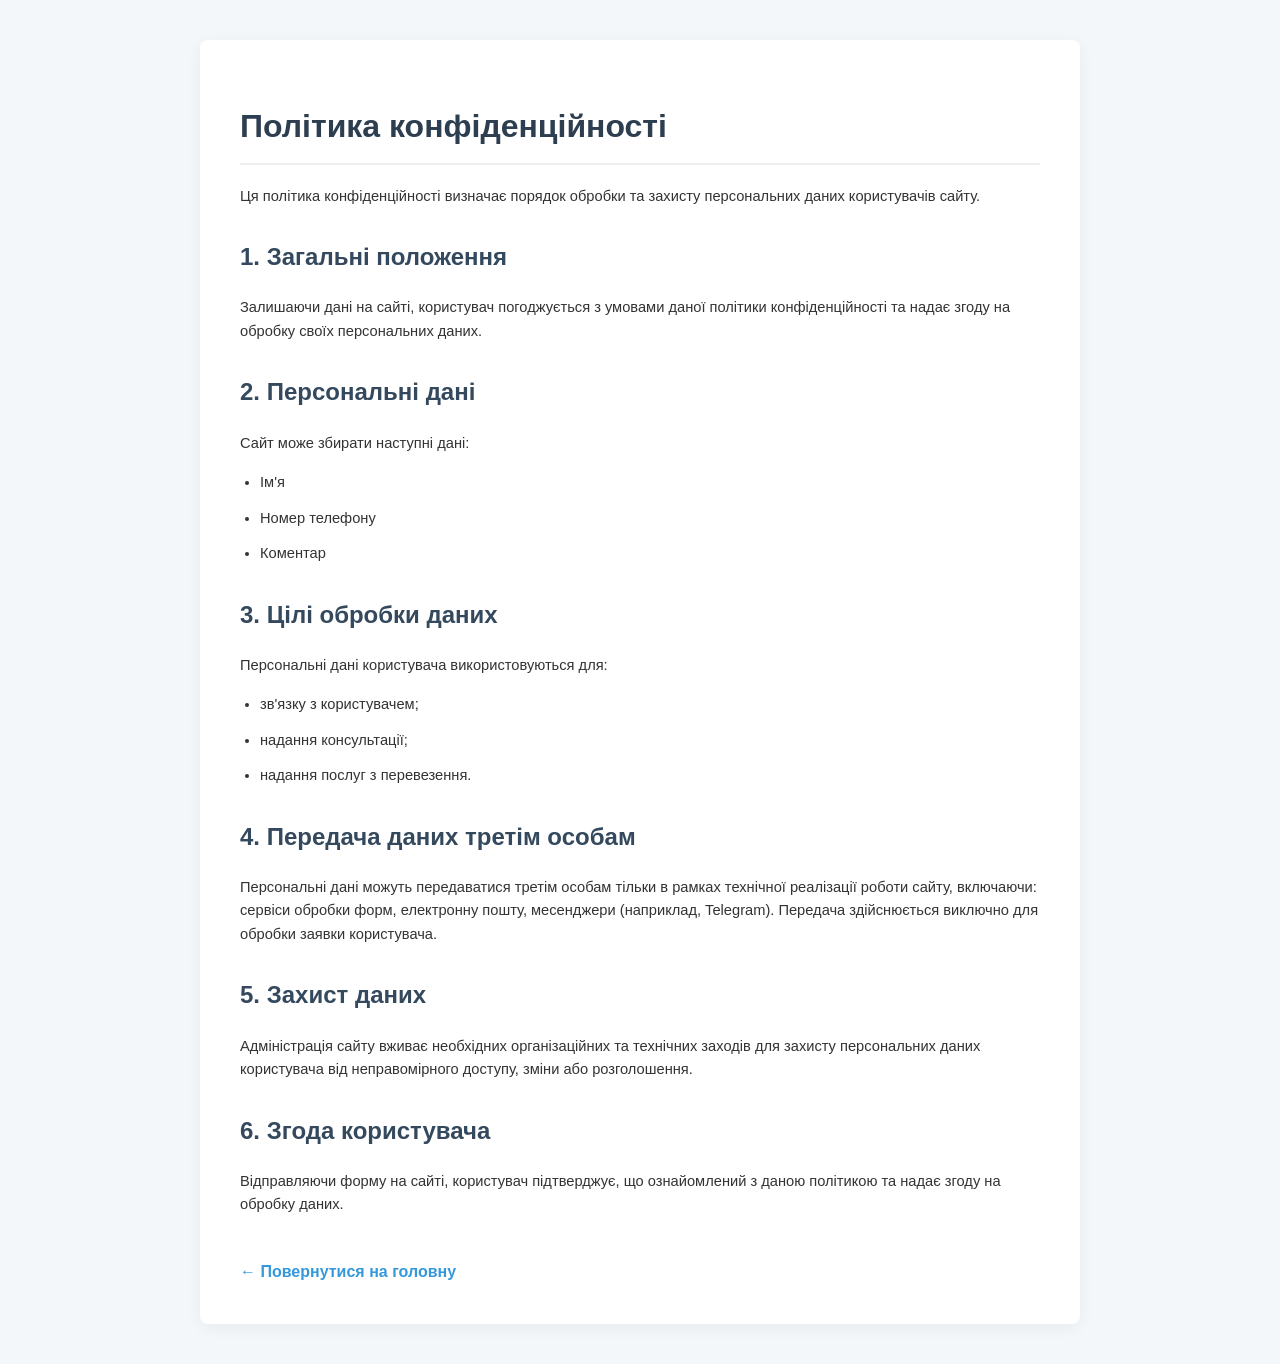
<file: policy.html>
<!DOCTYPE html>
<html lang="uk">

<head>
    <meta charset="UTF-8">
    <meta name="viewport" content="width=device-width, initial-scale=1.0">
    <title>Політика конфіденційності</title>
    <link rel="stylesheet" href="./css/policy.css">
</head>

<body>
    <div class="policy-container">
        <h1>Політика конфіденційності</h1>
        <p>Ця політика конфіденційності визначає порядок обробки та захисту персональних даних користувачів сайту.</p>

        <h2>1. Загальні положення</h2>
        <p>Залишаючи дані на сайті, користувач погоджується з умовами даної політики конфіденційності та надає згоду на
            обробку своїх персональних даних.</p>

        <h2>2. Персональні дані</h2>
        <p>Сайт може збирати наступні дані:</p>
        <ul>
            <li>Ім'я</li>
            <li>Номер телефону</li>
            <li>Коментар</li>
        </ul>

        <h2>3. Цілі обробки даних</h2>
        <p>Персональні дані користувача використовуються для:</p>
        <ul>
            <li>зв'язку з користувачем;</li>
            <li>надання консультації;</li>
            <li>надання послуг з перевезення.</li>
        </ul>

        <h2>4. Передача даних третім особам</h2>
        <p>Персональні дані можуть передаватися третім особам тільки в рамках технічної реалізації роботи сайту,
            включаючи: сервіси обробки форм, електронну пошту, месенджери (наприклад, Telegram). Передача здійснюється
            виключно для обробки заявки користувача.</p>

        <h2>5. Захист даних</h2>
        <p>Адміністрація сайту вживає необхідних організаційних та технічних заходів для захисту персональних даних
            користувача від неправомірного доступу, зміни або розголошення.</p>

        <h2>6. Згода користувача</h2>
        <p>Відправляючи форму на сайті, користувач підтверджує, що ознайомлений з даною політикою та надає згоду на
            обробку даних.</p>

        <a href="/" class="back-link">← Повернутися на головну</a>
    </div>
</body>

</html>
</file>
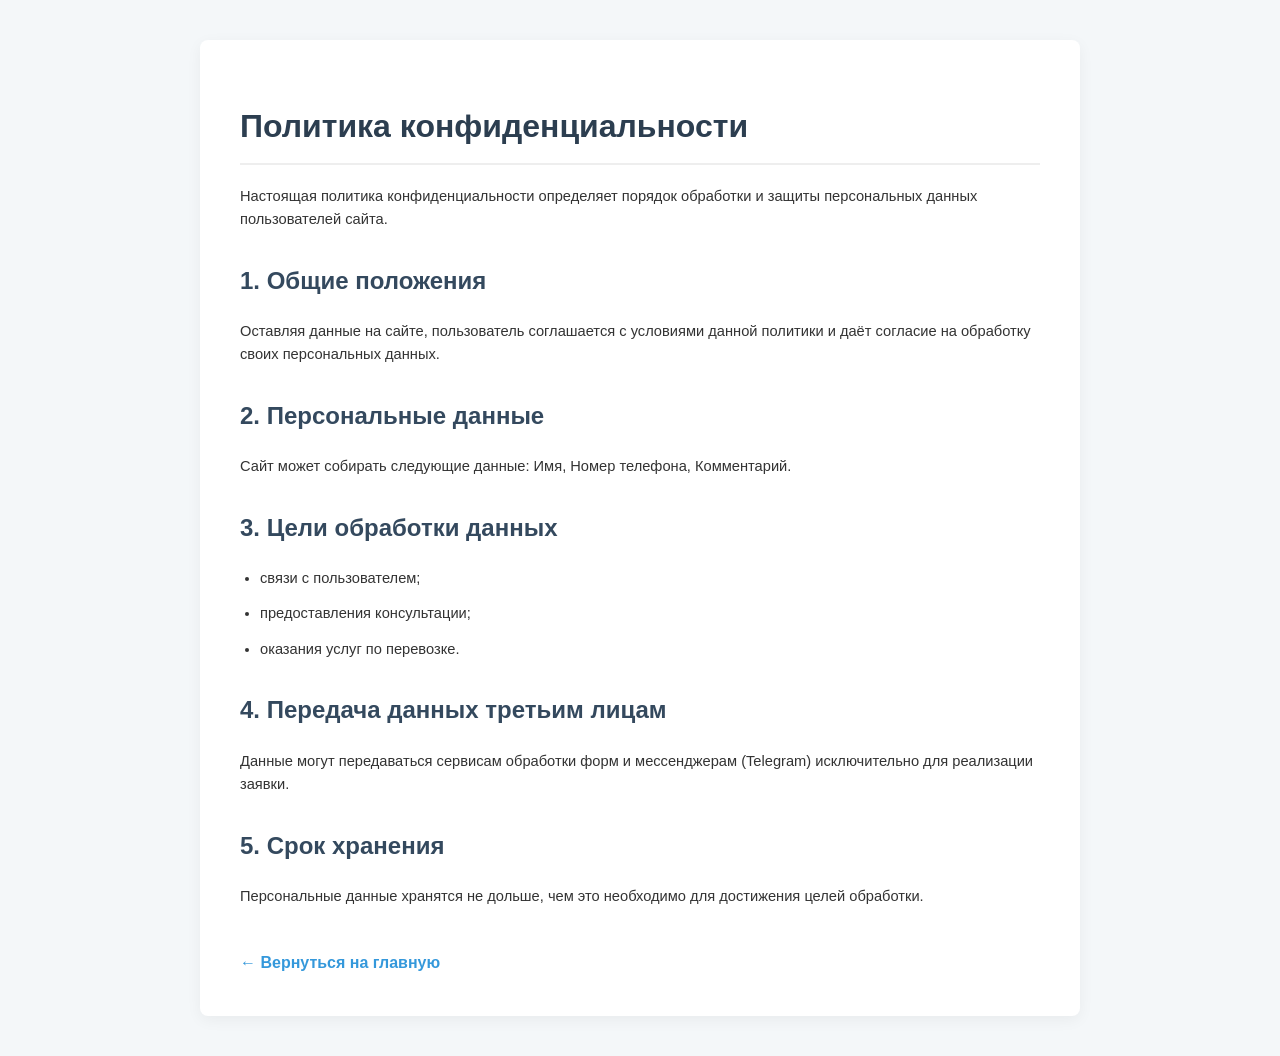
<file: policy/ru.html>
<!DOCTYPE html>
<html lang="ru">

<head>
    <meta charset="UTF-8">
    <meta name="viewport" content="width=device-width, initial-scale=1.0">
    <title>Политика конфиденциальности</title>
    <link rel="stylesheet" href="./policy.css">
</head>

<body>
    <div class="policy-container">
        <h1>Политика конфиденциальности</h1>
        <p>Настоящая политика конфиденциальности определяет порядок обработки и защиты персональных данных пользователей
            сайта.</p>

        <h2>1. Общие положения</h2>
        <p>Оставляя данные на сайте, пользователь соглашается с условиями данной политики и даёт согласие на обработку
            своих персональных данных.</p>

        <h2>2. Персональные данные</h2>
        <p>Сайт может собирать следующие данные: Имя, Номер телефона, Комментарий.</p>

        <h2>3. Цели обработки данных</h2>
        <ul>
            <li>связи с пользователем;</li>
            <li>предоставления консультации;</li>
            <li>оказания услуг по перевозке.</li>
        </ul>

        <h2>4. Передача данных третьим лицам</h2>
        <p>Данные могут передаваться сервисам обработки форм и мессенджерам (Telegram) исключительно для реализации
            заявки.</p>

        <h2>5. Срок хранения</h2>
        <p>Персональные данные хранятся не дольше, чем это необходимо для достижения целей обработки.</p>

        <a href="/" class="back-link">← Вернуться на главную</a>
    </div>
</body>

</html>
</file>
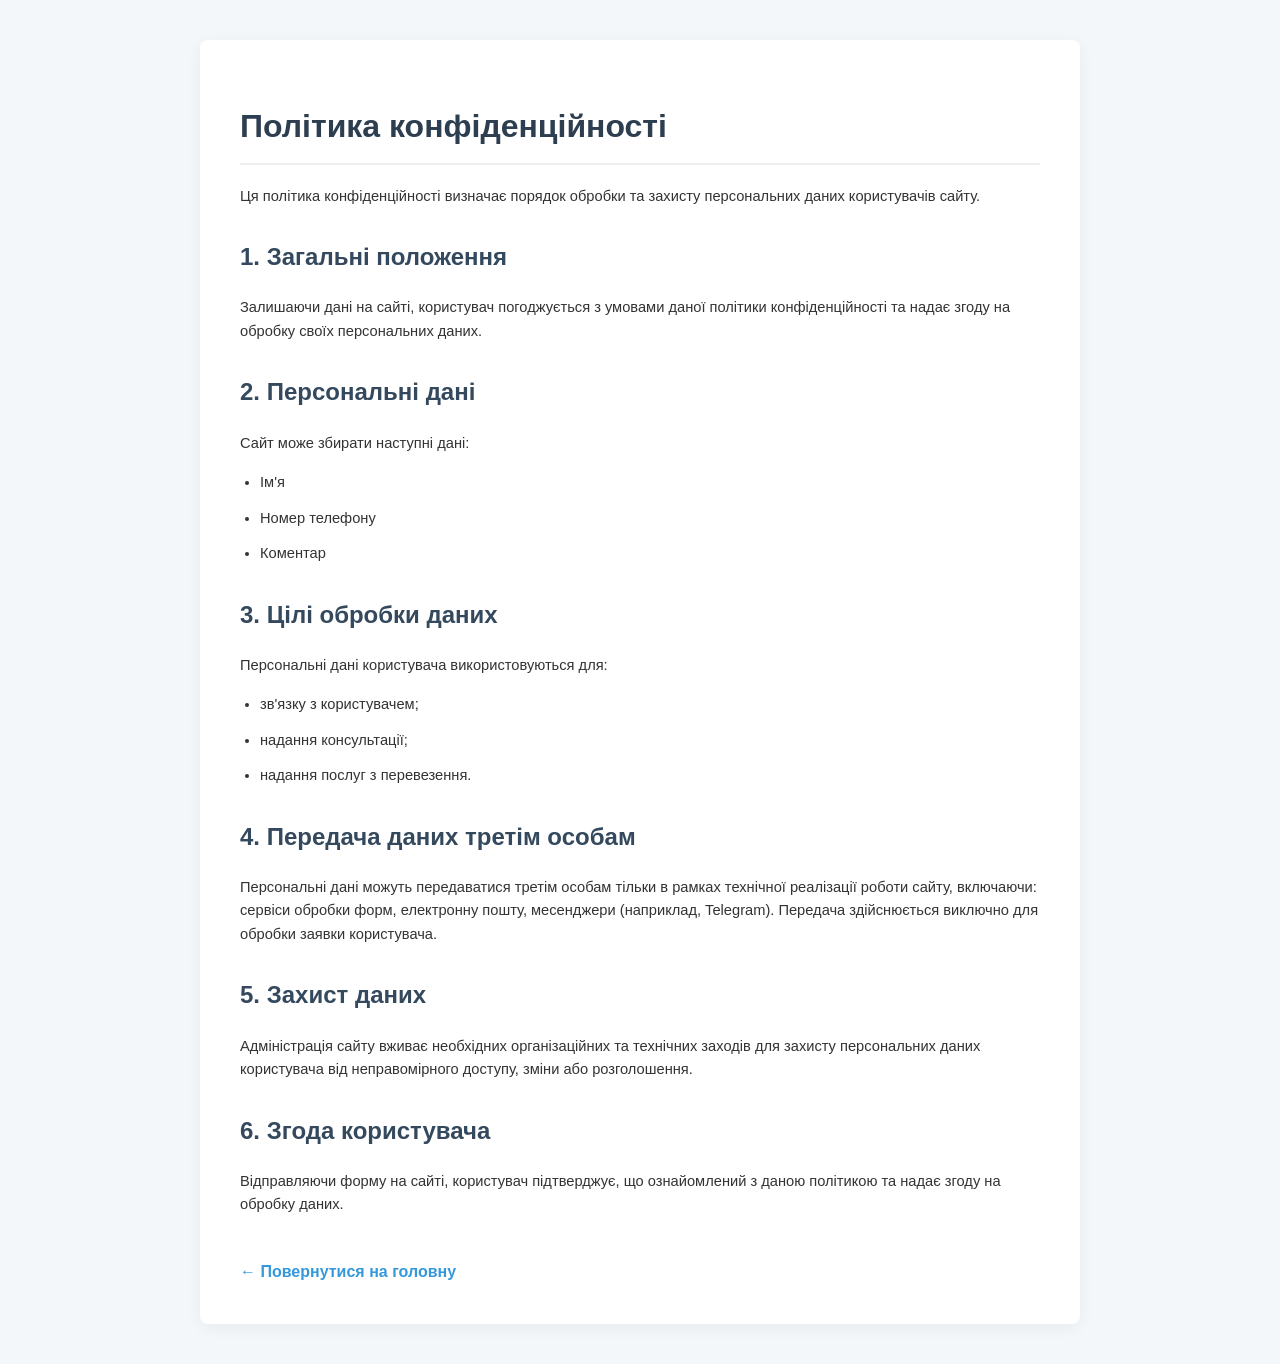
<file: policy/ua.html>
<!DOCTYPE html>
<html lang="uk">

<head>
    <meta charset="UTF-8">
    <meta name="viewport" content="width=device-width, initial-scale=1.0">
    <title>Політика конфіденційності</title>
    <link rel="stylesheet" href="./policy.css">
</head>

<body>
    <div class="policy-container">
        <h1>Політика конфіденційності</h1>
        <p>Ця політика конфіденційності визначає порядок обробки та захисту персональних даних користувачів сайту.</p>

        <h2>1. Загальні положення</h2>
        <p>Залишаючи дані на сайті, користувач погоджується з умовами даної політики конфіденційності та надає згоду на
            обробку своїх персональних даних.</p>

        <h2>2. Персональні дані</h2>
        <p>Сайт може збирати наступні дані:</p>
        <ul>
            <li>Ім'я</li>
            <li>Номер телефону</li>
            <li>Коментар</li>
        </ul>

        <h2>3. Цілі обробки даних</h2>
        <p>Персональні дані користувача використовуються для:</p>
        <ul>
            <li>зв'язку з користувачем;</li>
            <li>надання консультації;</li>
            <li>надання послуг з перевезення.</li>
        </ul>

        <h2>4. Передача даних третім особам</h2>
        <p>Персональні дані можуть передаватися третім особам тільки в рамках технічної реалізації роботи сайту,
            включаючи: сервіси обробки форм, електронну пошту, месенджери (наприклад, Telegram). Передача здійснюється
            виключно для обробки заявки користувача.</p>

        <h2>5. Захист даних</h2>
        <p>Адміністрація сайту вживає необхідних організаційних та технічних заходів для захисту персональних даних
            користувача від неправомірного доступу, зміни або розголошення.</p>

        <h2>6. Згода користувача</h2>
        <p>Відправляючи форму на сайті, користувач підтверджує, що ознайомлений з даною політикою та надає згоду на
            обробку даних.</p>

        <a href="/" class="back-link">← Повернутися на головну</a>
    </div>
</body>

</html>
</file>
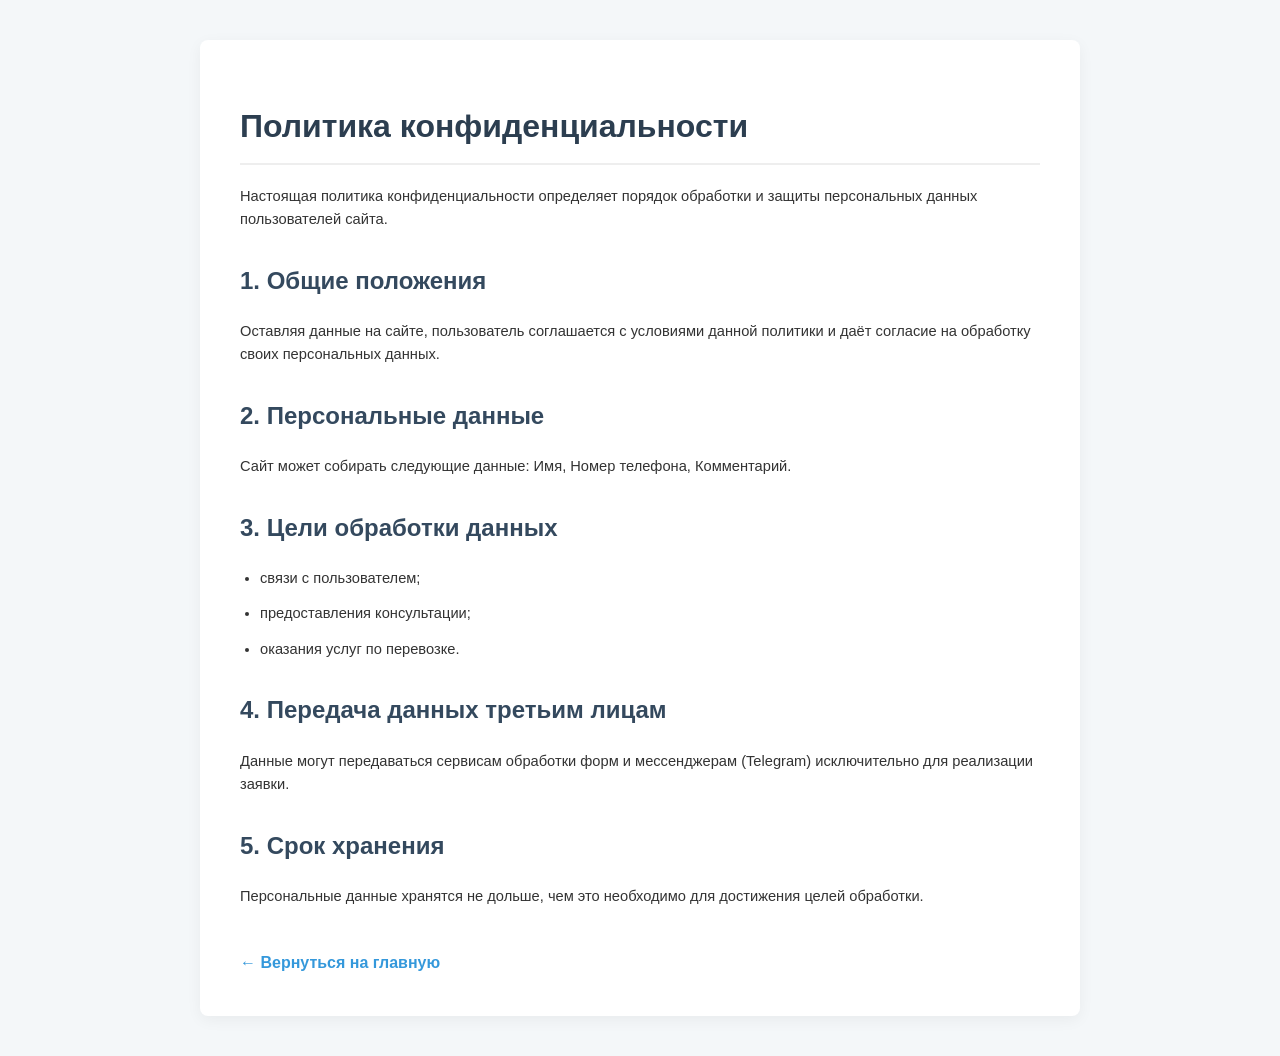
<file: ru/policy.html>
<!DOCTYPE html>
<html lang="ru">

<head>
    <meta charset="UTF-8">
    <meta name="viewport" content="width=device-width, initial-scale=1.0">
    <title>Политика конфиденциальности</title>
    <link rel="stylesheet" href="../css/policy.css">
</head>

<body>
    <div class="policy-container">
        <h1>Политика конфиденциальности</h1>
        <p>Настоящая политика конфиденциальности определяет порядок обработки и защиты персональных данных пользователей
            сайта.</p>

        <h2>1. Общие положения</h2>
        <p>Оставляя данные на сайте, пользователь соглашается с условиями данной политики и даёт согласие на обработку
            своих персональных данных.</p>

        <h2>2. Персональные данные</h2>
        <p>Сайт может собирать следующие данные: Имя, Номер телефона, Комментарий.</p>

        <h2>3. Цели обработки данных</h2>
        <ul>
            <li>связи с пользователем;</li>
            <li>предоставления консультации;</li>
            <li>оказания услуг по перевозке.</li>
        </ul>

        <h2>4. Передача данных третьим лицам</h2>
        <p>Данные могут передаваться сервисам обработки форм и мессенджерам (Telegram) исключительно для реализации
            заявки.</p>

        <h2>5. Срок хранения</h2>
        <p>Персональные данные хранятся не дольше, чем это необходимо для достижения целей обработки.</p>

        <a href="/" class="back-link">← Вернуться на главную</a>
    </div>
</body>

</html>
</file>
<file: css/policy.css>
/* style.css */
body {
  font-family:
    -apple-system, BlinkMacSystemFont, "Segoe UI", Roboto, Helvetica, Arial,
    sans-serif;
  line-height: 1.6;
  color: #333;
  background-color: #f4f7f9;
  margin: 0;
  padding: 0;
}

.policy-container {
  max-width: 800px;
  margin: 40px auto;
  background: #fff;
  padding: 40px;
  border-radius: 8px;
  box-shadow: 0 4px 15px rgba(0, 0, 0, 0.05);
}

h1 {
  font-size: 24pt;
  color: #2c3e50;
  margin-bottom: 20px;
  border-bottom: 2px solid #eee;
  padding-bottom: 10px;
}
h2 {
  font-size: 18pt;
  color: #34495e;
  margin-top: 30px;
}
p,
li {
  font-size: 11pt;
  margin-bottom: 12px;
}
ul {
  padding-left: 20px;
}

.back-link {
  display: inline-block;
  margin-top: 30px;
  text-decoration: none;
  color: #3498db;
  font-weight: bold;
}

.back-link:hover {
  text-decoration: underline;
}

/* Адаптивность */
@media (max-width: 768px) {
  .policy-container {
    margin: 20px;
    padding: 20px;
  }
  h1 {
    font-size: 20pt;
  }
  h2 {
    font-size: 15pt;
  }
}

@media (max-width: 480px) {
  .policy-container {
    margin: 10px;
    padding: 15px;
    box-shadow: none;
  }
}
</file>
<file: policy/policy.css>
/* style.css */
body {
  font-family:
    -apple-system, BlinkMacSystemFont, "Segoe UI", Roboto, Helvetica, Arial,
    sans-serif;
  line-height: 1.6;
  color: #333;
  background-color: #f4f7f9;
  margin: 0;
  padding: 0;
}

.policy-container {
  max-width: 800px;
  margin: 40px auto;
  background: #fff;
  padding: 40px;
  border-radius: 8px;
  box-shadow: 0 4px 15px rgba(0, 0, 0, 0.05);
}

h1 {
  font-size: 24pt;
  color: #2c3e50;
  margin-bottom: 20px;
  border-bottom: 2px solid #eee;
  padding-bottom: 10px;
}
h2 {
  font-size: 18pt;
  color: #34495e;
  margin-top: 30px;
}
p,
li {
  font-size: 11pt;
  margin-bottom: 12px;
}
ul {
  padding-left: 20px;
}

.back-link {
  display: inline-block;
  margin-top: 30px;
  text-decoration: none;
  color: #3498db;
  font-weight: bold;
}

.back-link:hover {
  text-decoration: underline;
}

/* Адаптивность */
@media (max-width: 768px) {
  .policy-container {
    margin: 20px;
    padding: 20px;
  }
  h1 {
    font-size: 20pt;
  }
  h2 {
    font-size: 15pt;
  }
}

@media (max-width: 480px) {
  .policy-container {
    margin: 10px;
    padding: 15px;
    box-shadow: none;
  }
}
</file>
